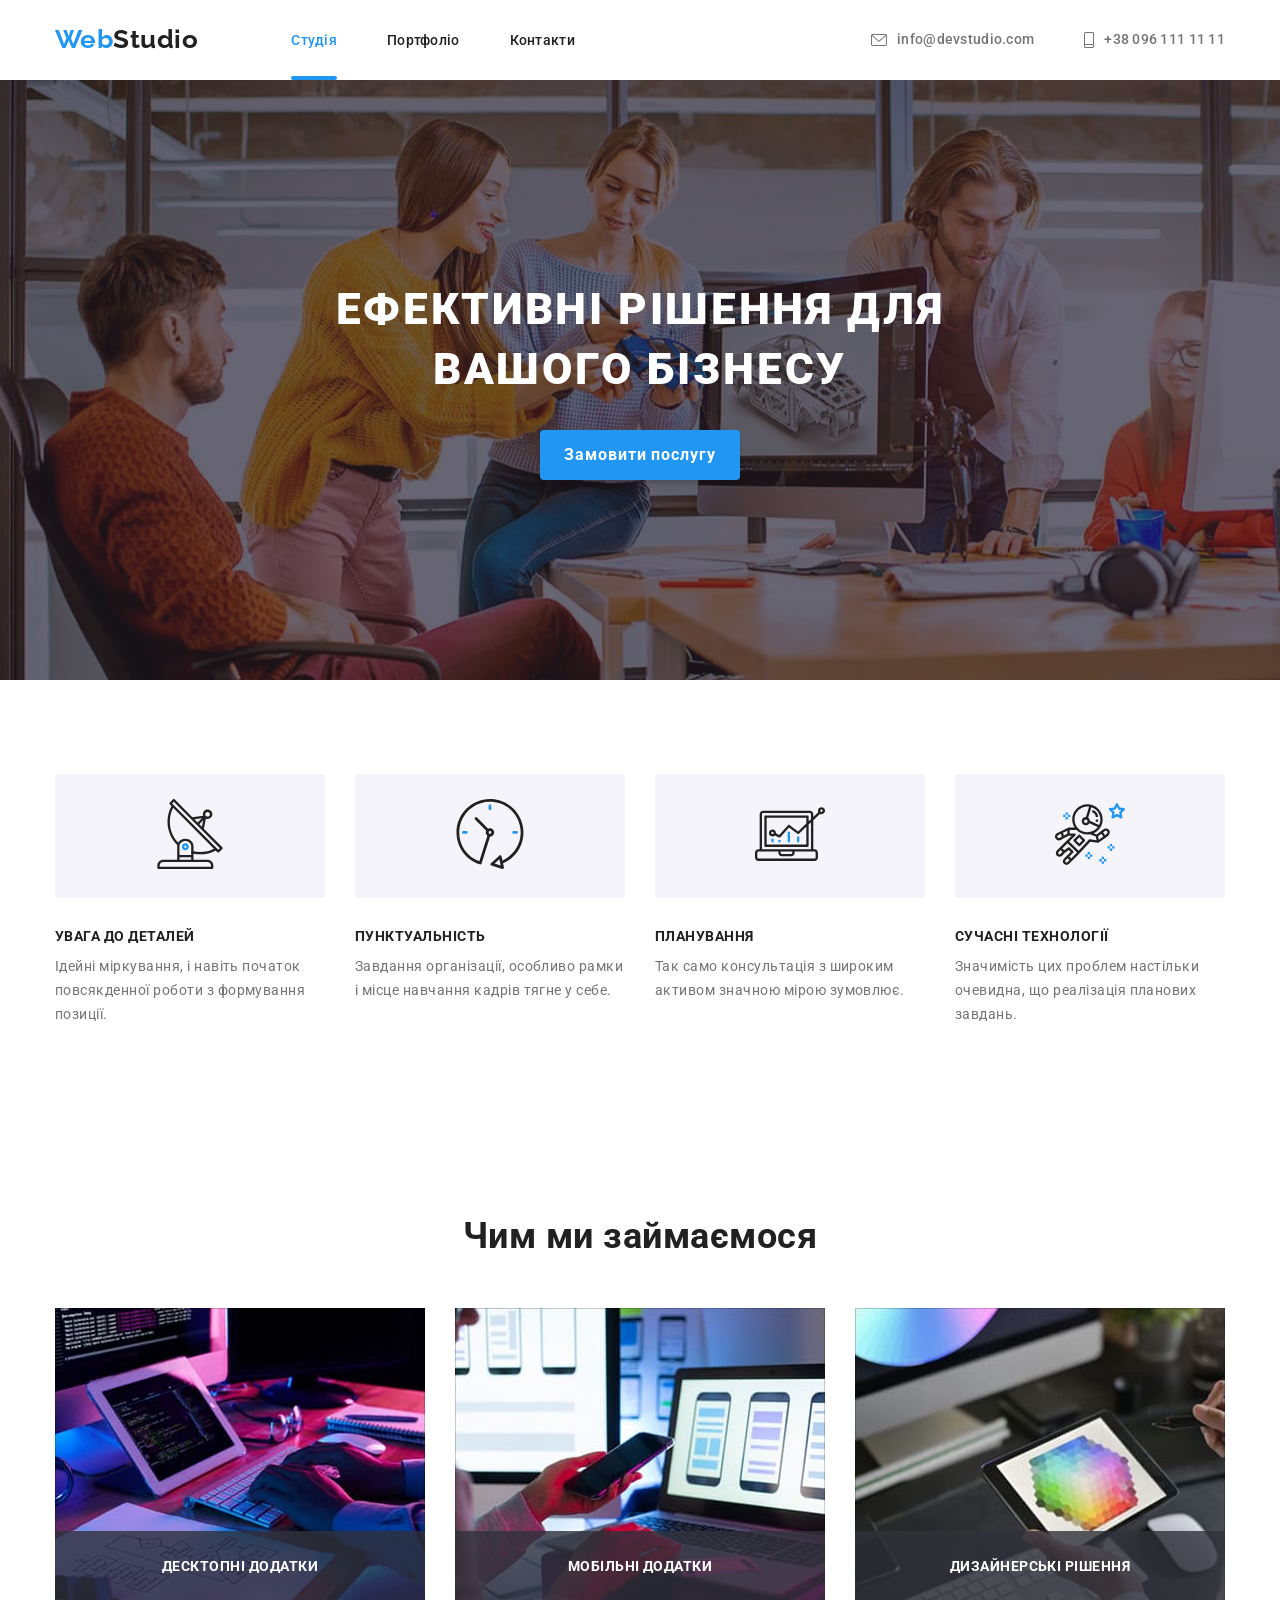
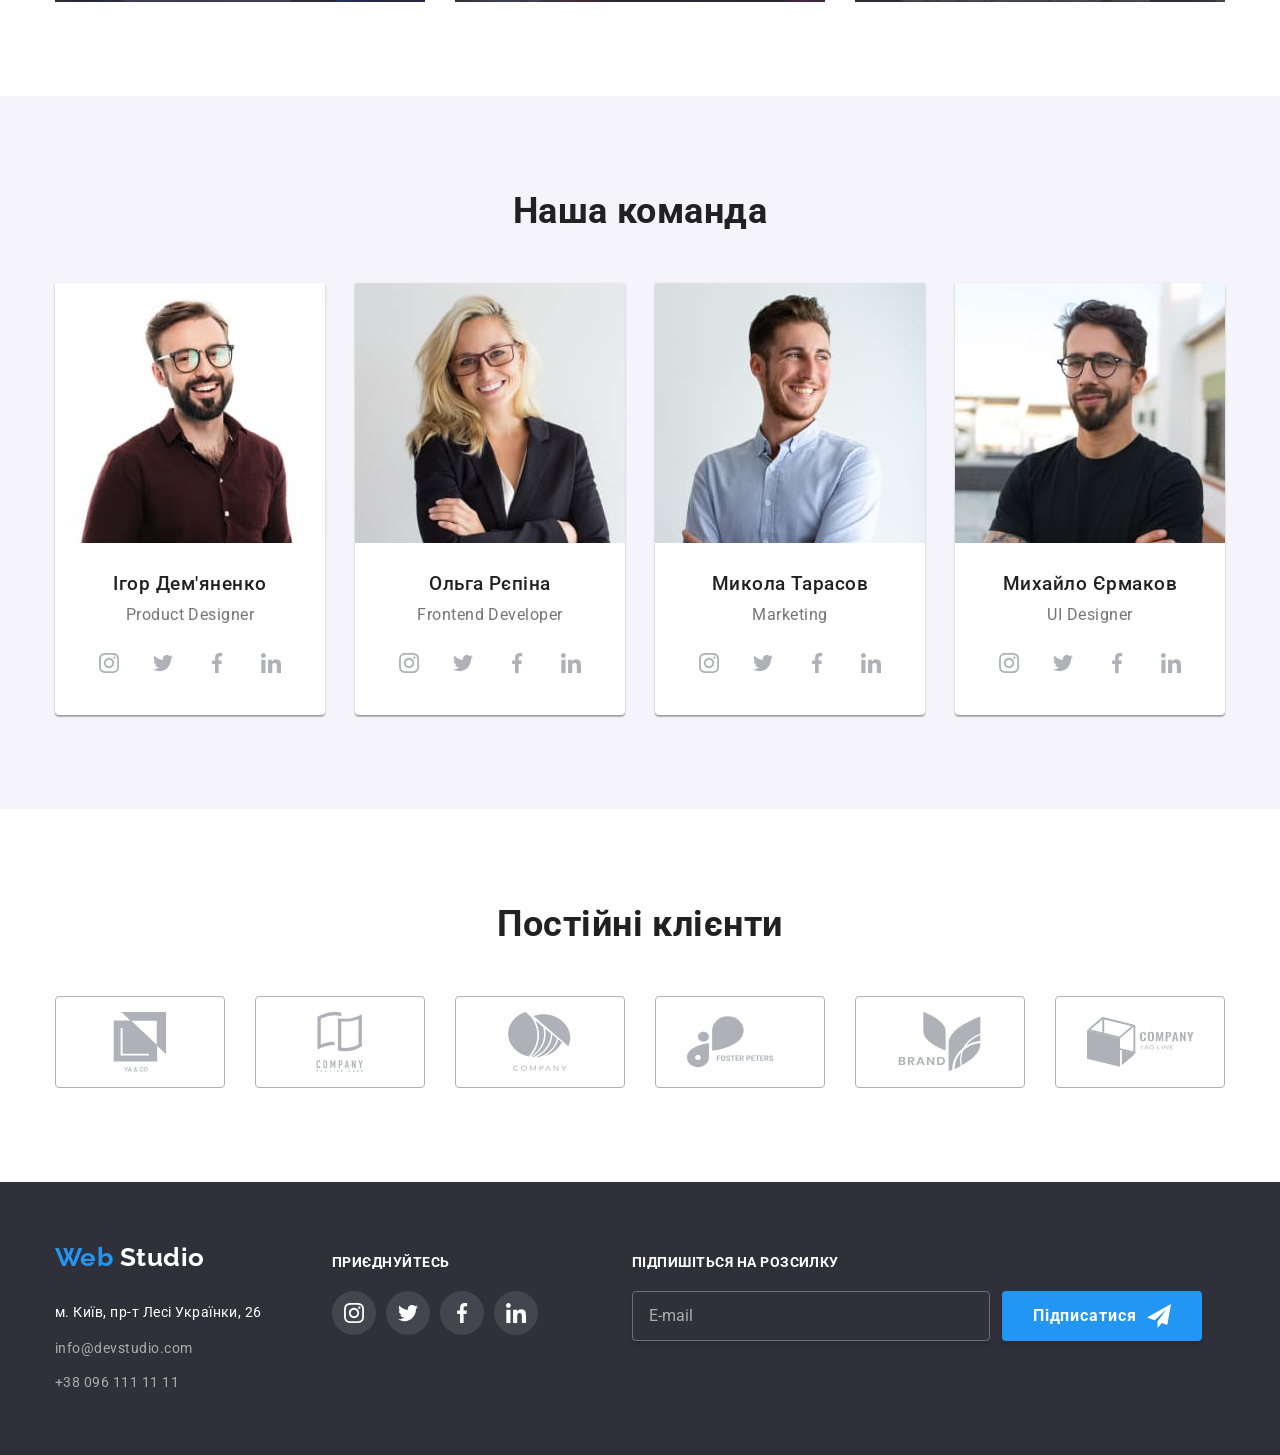
<file: index.html>
<!doctype html>
<html lang="uk">
  <head>
    <meta charset="UTF-8" />
    <meta name="viewport" content="width=device-width, initial-scale=1.0" />
    <title>Студия</title>
    <link rel="preconnect" href="https://fonts.googleapis.com" />
    <link rel="preconnect" href="https://fonts.gstatic.com" crossorigin />
    <link
      href="https://fonts.googleapis.com/css2?family=Raleway:wght@700&family=Roboto:wght@400;500;700;900&display=swap"
      rel="stylesheet"
    />
    <link
      rel="stylesheet"
      href="https://cdnjs.cloudflare.com/ajax/libs/modern-normalize/3.0.1/modern-normalize.min.css"
      integrity="sha512-q6WgHqiHlKyOqslT/lgBgodhd03Wp4BEqKeW6nNtlOY4quzyG3VoQKFrieaCeSnuVseNKRGpGeDU3qPmabCANg=="
      crossorigin="anonymous"
      referrerpolicy="no-referrer"
    />
    <link rel="stylesheet" href="./css/styles.css" />
  </head>
  <body>
    <header class="header">
      <div class="container header-container">
        <a href="./index.html" class="logo-link"> <span class="logo-accent">Web</span>Studio </a>
        <nav>
          <ul class="nav-list">
            <li><a href="./index.html" class="nav-link current">Студія</a></li>
            <li><a href="./portfolio.html" class="nav-link">Портфоліо</a></li>
            <li><a href="" class="nav-link">Контакти</a></li>
          </ul>
        </nav>
        <ul class="header-list">
          <li>
            <a href="mailto:info@devstudio.com" class="header-contact">
              <svg class="header-icon header-icon_email">
                <use href="./images/svg_sprite/sprite.svg#icon-envelope"></use>
              </svg>
              info@devstudio.com</a
            >
          </li>
          <li>
            <a href="tel:+380961111111" class="header-contact">
              <svg class="header-icon header-icon_phone">
                <use href="./images/svg_sprite/sprite.svg#icon-vector"></use>
              </svg>
              +38 096 111 11 11</a
            >
          </li>
        </ul>
      </div>
    </header>
    <main>
      <section class="hero">
        <div class="container">
          <h1 class="hero-title">Ефективні рішення для вашого бізнесу</h1>
          <button type="button" class="btn-primary" data-modal-open>Замовити послугу</button>
        </div>
      </section>
      <section class="section">
        <div class="container">
          <h2 class="visually-hidden">Наші переваги</h2>
          <ul class="feature-list">
            <li class="feature-item">
              <div class="feature-wrapper">
                <svg class="feature-icon">
                  <use href="./images/svg_sprite/sprite.svg#icon-antenna"></use>
                </svg>
              </div>
              <h3 class="feature-title">УВАГА ДО ДЕТАЛЕЙ</h3>
              <p class="feature-text">
                Ідейні міркування, і навіть початок повсякденної роботи з формування позиції.
              </p>
            </li>
            <li class="feature-item">
              <div class="feature-wrapper">
                <svg class="feature-icon">
                  <use href="./images/svg_sprite/sprite.svg#icon-clock"></use>
                </svg>
              </div>
              <h3 class="feature-title">ПУНКТУАЛЬНІСТЬ</h3>
              <p class="feature-text">
                Завдання організації, особливо рамки і місце навчання кадрів тягне у себе.
              </p>
            </li>
            <li class="feature-item">
              <div class="feature-wrapper">
                <svg class="feature-icon">
                  <use href="./images/svg_sprite/sprite.svg#icon-diagram"></use>
                </svg>
              </div>
              <h3 class="feature-title">ПЛАНУВАННЯ</h3>
              <p class="feature-text">
                Так само консультація з широким активом значною мірою зумовлює.
              </p>
            </li>
            <li class="feature-item">
              <div class="feature-wrapper">
                <svg class="feature-icon">
                  <use href="./images/svg_sprite/sprite.svg#icon-astronaut"></use>
                </svg>
              </div>
              <h3 class="feature-title">СУЧАСНІ ТЕХНОЛОГІЇ</h3>
              <p class="feature-text">
                Значимість цих проблем настільки очевидна, що реалізація планових завдань.
              </p>
            </li>
          </ul>
        </div>
      </section>

      <section class="section">
        <!-- services -->
        <div class="container">
          <h2 class="section-title">Чим ми займаємося</h2>
          <ul class="services-list">
            <li class="services-item">
              <img
                src="./images/examples-of-work/box1.jpg"
                alt="Приклади робіт"
                width="370"
                height="294"
              />
              <div class="services-overlay"><h3 class="services-title">Десктопні додатки</h3></div>
            </li>
            <li class="services-item">
              <img
                src="./images/examples-of-work/box2.jpg"
                alt="Приклади робіт"
                width="370"
                height="294"
              />
              <div class="services-overlay"><h3 class="services-title">Мобільні додатки</h3></div>
            </li>
            <li class="services-item">
              <img
                src="./images/examples-of-work/box3.jpg"
                alt="Приклади робіт"
                width="370"
                height="294"
              />
              <div class="services-overlay">
                <h3 class="services-title">Дизайнерські рішення</h3>
              </div>
            </li>
          </ul>
        </div>
      </section>
      <section class="section team">
        <div class="container">
          <h2 class="section-title">Наша команда</h2>
          <ul class="team-list">
            <li class="team-item">
              <img
                src="./images/employees/img.jpg"
                alt="Фото співробітника Ігор Дем'яненко"
                width="270"
                height="260"
              />
              <div class="team-info">
                <h3 class="team-title">Ігор Дем'яненко</h3>
                <p class="team-text">Product Designer</p>
                <ul class="social-list">
                  <li>
                    <a href="#" class="social-link">
                      <svg class="social-icon">
                        <use href="./images/svg_sprite/sprite.svg#icon-instagram"></use>
                      </svg>
                    </a>
                  </li>
                  <li>
                    <a href="#" class="social-link">
                      <svg class="social-icon">
                        <use href="./images/svg_sprite/sprite.svg#icon-twitter"></use>
                      </svg>
                    </a>
                  </li>
                  <li>
                    <a href="#" class="social-link">
                      <svg class="social-icon">
                        <use href="./images/svg_sprite/sprite.svg#icon-facebook"></use>
                      </svg>
                    </a>
                  </li>
                  <li>
                    <a href="#" class="social-link">
                      <svg class="social-icon">
                        <use href="./images/svg_sprite/sprite.svg#icon-linkedin"></use>
                      </svg>
                    </a>
                  </li>
                </ul>
              </div>
            </li>
            <li class="team-item">
              <img
                src="./images/employees/img-1.jpg"
                alt="Фото співробітника Ольга Рєпіна"
                width="270"
                height="260"
              />
              <div class="team-info">
                <h3 class="team-title">Ольга Рєпіна</h3>
                <p class="team-text">Frontend Developer</p>
                <ul class="social-list">
                  <li>
                    <a href="#" class="social-link">
                      <svg class="social-icon">
                        <use href="./images/svg_sprite/sprite.svg#icon-instagram"></use>
                      </svg>
                    </a>
                  </li>
                  <li>
                    <a href="#" class="social-link">
                      <svg class="social-icon">
                        <use href="./images/svg_sprite/sprite.svg#icon-twitter"></use>
                      </svg>
                    </a>
                  </li>
                  <li>
                    <a href="#" class="social-link">
                      <svg class="social-icon">
                        <use href="./images/svg_sprite/sprite.svg#icon-facebook"></use>
                      </svg>
                    </a>
                  </li>
                  <li>
                    <a href="#" class="social-link">
                      <svg class="social-icon">
                        <use href="./images/svg_sprite/sprite.svg#icon-linkedin"></use>
                      </svg>
                    </a>
                  </li>
                </ul>
              </div>
            </li>
            <li class="team-item">
              <img
                src="./images/employees/img-2.jpg"
                alt="Фото співробітника Микола Тарасов"
                width="270"
                height="260"
              />
              <div class="team-info">
                <h3 class="team-title">Микола Тарасов</h3>
                <p class="team-text">Marketing</p>
                <ul class="social-list">
                  <li>
                    <a href="#" class="social-link">
                      <svg class="social-icon">
                        <use href="./images/svg_sprite/sprite.svg#icon-instagram"></use>
                      </svg>
                    </a>
                  </li>
                  <li>
                    <a href="#" class="social-link">
                      <svg class="social-icon">
                        <use href="./images/svg_sprite/sprite.svg#icon-twitter"></use>
                      </svg>
                    </a>
                  </li>
                  <li>
                    <a href="#" class="social-link">
                      <svg class="social-icon">
                        <use href="./images/svg_sprite/sprite.svg#icon-facebook"></use>
                      </svg>
                    </a>
                  </li>
                  <li>
                    <a href="#" class="social-link">
                      <svg class="social-icon">
                        <use href="./images/svg_sprite/sprite.svg#icon-linkedin"></use>
                      </svg>
                    </a>
                  </li>
                </ul>
              </div>
            </li>
            <li class="team-item">
              <img
                src="./images/employees/img-3.jpg"
                alt="Фото співробітника Михайло Єрмаков"
                width="270"
                height="260"
              />
              <div class="team-info">
                <h3 class="team-title">Михайло Єрмаков</h3>
                <p class="team-text">UI Designer</p>
                <ul class="social-list">
                  <li>
                    <a href="#" class="social-link">
                      <svg class="social-icon">
                        <use href="./images/svg_sprite/sprite.svg#icon-instagram"></use>
                      </svg>
                    </a>
                  </li>
                  <li>
                    <a href="#" class="social-link">
                      <svg class="social-icon">
                        <use href="./images/svg_sprite/sprite.svg#icon-twitter"></use>
                      </svg>
                    </a>
                  </li>
                  <li>
                    <a href="#" class="social-link">
                      <svg class="social-icon">
                        <use href="./images/svg_sprite/sprite.svg#icon-facebook"></use>
                      </svg>
                    </a>
                  </li>
                  <li>
                    <a href="#" class="social-link">
                      <svg class="social-icon">
                        <use href="./images/svg_sprite/sprite.svg#icon-linkedin"></use>
                      </svg>
                    </a>
                  </li>
                </ul>
              </div>
            </li>
          </ul>
        </div>
      </section>
      <section class="section">
        <div class="container">
          <h2 class="section-title">Постійні клієнти</h2>
          <ul class="client-list">
            <li>
              <a href="#" class="client-link">
                <svg class="client-icon">
                  <use href="./images/svg_sprite/sprite.svg#icon-ya_and_co"></use>
                </svg>
              </a>
            </li>
            <li>
              <a href="#" class="client-link">
                <svg class="client-icon">
                  <use href="./images/svg_sprite/sprite.svg#icon-tagline_here"></use>
                </svg>
              </a>
            </li>
            <li>
              <a href="#" class="client-link">
                <svg class="client-icon">
                  <use href="./images/svg_sprite/sprite.svg#icon-company"></use>
                </svg>
              </a>
            </li>
            <li>
              <a href="#" class="client-link">
                <svg class="client-icon">
                  <use href="./images/svg_sprite/sprite.svg#icon-foster_peters"></use>
                </svg>
              </a>
            </li>
            <li>
              <a href="#" class="client-link">
                <svg class="client-icon">
                  <use href="./images/svg_sprite/sprite.svg#icon-brand"></use>
                </svg>
              </a>
            </li>
            <li>
              <a href="#" class="client-link">
                <svg class="client-icon">
                  <use href="./images/svg_sprite/sprite.svg#icon-tag_line"></use>
                </svg>
              </a>
            </li>
          </ul>
        </div>
      </section>
    </main>
    <footer class="footer">
      <div class="container">
        <div class="footer-info">
          <a href="./index.html" class="logo-link">
            <span class="logo-accent">Web</span> <span class="logo-footer">Studio</span>
          </a>
          <address class="contact">
            <p class="contact-address">м. Київ, пр-т Лесі Українки, 26</p>
            <ul class="contact-item">
              <li>
                <a href="mailto:info@devstudio.com" class="contact-link">info@devstudio.com</a>
              </li>
              <li>
                <a href="tel:+380961111111" class="contact-link">+38 096 111 11 11</a>
              </li>
            </ul>
          </address>
        </div>
        <div class="social">
          <h2 class="footer-title">Приєднуйтесь</h2>
          <ul class="social-list">
            <li>
              <a href="#" class="social-link footer-social-link">
                <svg class="social-icon footer-social-icon">
                  <use href="./images/svg_sprite/sprite.svg#icon-instagram"></use>
                </svg>
              </a>
            </li>
            <li>
              <a href="#" class="social-link footer-social-link">
                <svg class="social-icon footer-social-icon">
                  <use href="./images/svg_sprite/sprite.svg#icon-twitter"></use>
                </svg>
              </a>
            </li>
            <li>
              <a href="#" class="social-link footer-social-link">
                <svg class="social-icon footer-social-icon">
                  <use href="./images/svg_sprite/sprite.svg#icon-facebook"></use>
                </svg>
              </a>
            </li>
            <li>
              <a href="#" class="social-link footer-social-link">
                <svg class="social-icon footer-social-icon">
                  <use href="./images/svg_sprite/sprite.svg#icon-linkedin"></use>
                </svg>
              </a>
            </li>
          </ul>
        </div>
        <div class="subscription">
          <h2 class="footer-title">Підпишіться на розсилку</h2>
          <form class="subscription-form">
            <input
              type="email"
              name="sub-email"
              class="subscription-input"
              aria-label="Ваш email"
              placeholder="E-mail"
            />
            <button type="submit" class="btn-primary subscription-button">
              Підписатися
              <svg class="subscription-icon">
                <use href="./images/svg_sprite/sprite.svg#icon-send"></use>
              </svg>
            </button>
          </form>
        </div>
      </div>
    </footer>
    <div class="backdrop is-hidden" data-modal>
      <div class="modal">
        <h2 class="modal-title">Залиште свої дані, ми вам передзвонимо</h2>
        <form>
          <label class="form-item">
            Ім'я
            <div class="form-wrap">
              <input type="text" name="username" class="form-input" />
              <svg class="form-icon">
                <use href="./images/svg_sprite/sprite.svg#person-black"></use>
              </svg>
            </div>
          </label>
          <label class="form-item">
            Телефон
            <div class="form-wrap">
              <input type="tel" name="phone" class="form-input" />
              <svg class="form-icon">
                <use href="./images/svg_sprite/sprite.svg#phone-black"></use>
              </svg>
            </div>
          </label>
          <label class="form-item">
            Пошта
            <div class="form-wrap">
              <input type="email" name="email" class="form-input" />
              <svg class="form-icon">
                <use href="./images/svg_sprite/sprite.svg#email-black"></use>
              </svg>
            </div>
          </label>
          <label class="form-item form-item_textarea">
            Коментар
            <textarea
              name="feedback"
              class="form-input form-input_textarea"
              placeholder="Введіть текст"
              rows="7"
            ></textarea>
          </label>
          <label class="form-check">
            <input type="checkbox" name="agreement" class="visually-hidden form-check__input" />
            <span class="form-checkbox_wrap">
              <svg class="form-mark">
                <use href="./images/svg_sprite/sprite.svg#vector"></use>
              </svg>
            </span>
            Погоджуюся з розсилкою та приймаю
            <a href="./index.html" class="form-link">Умови договору</a>
          </label>
          <button type="submit" class="btn-primary form-button">Відправити</button>
        </form>
        <button type="button" class="modal-buttopn" data-modal-close>
          <svg class="modal-icon">
            <use href="./images/svg_sprite/sprite.svg#x-button"></use>
          </svg>
        </button>
      </div>
    </div>
    <script src="./js/modal.js"></script>
  </body>
</html>
</file>
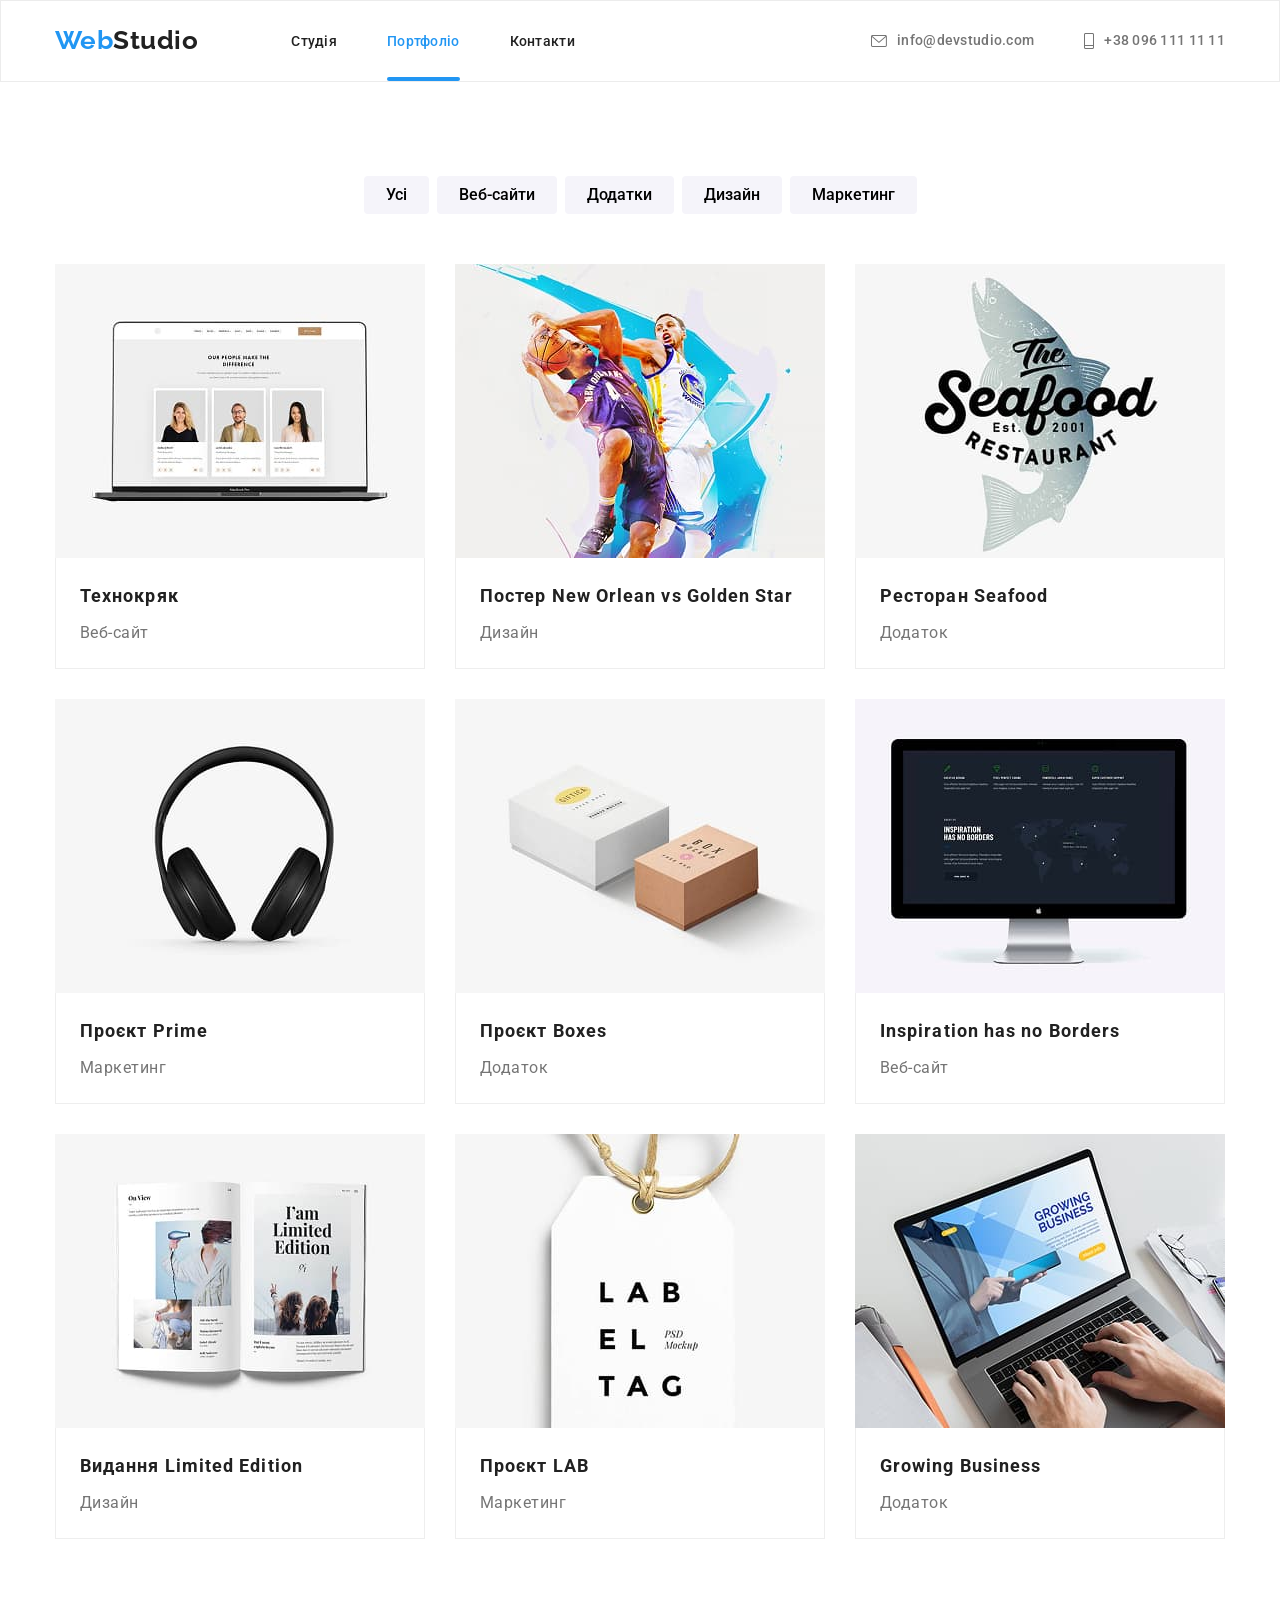
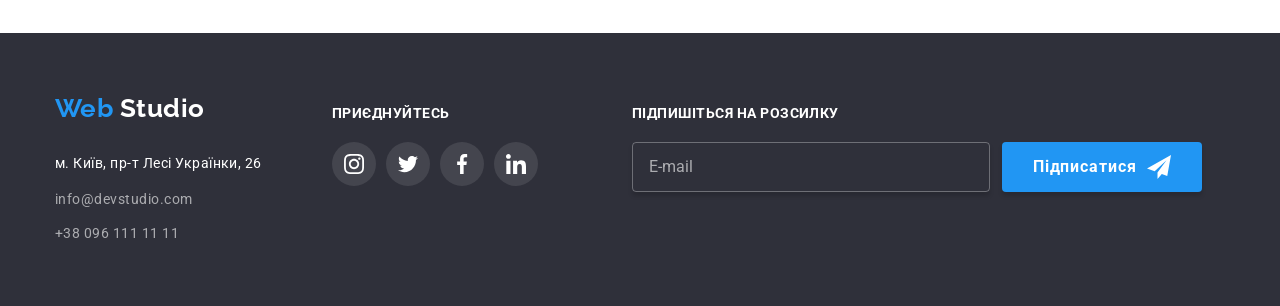
<file: portfolio.html>
<!doctype html>
<html lang="uk">
  <head>
    <meta charset="UTF-8" />
    <meta name="viewport" content="width=device-width, initial-scale=1.0" />
    <title>Портфоліо</title>
    <link rel="preconnect" href="https://fonts.googleapis.com" />
    <link rel="preconnect" href="https://fonts.gstatic.com" crossorigin />
    <link
      href="https://fonts.googleapis.com/css2?family=Raleway:wght@700&family=Roboto:wght@400;500;700;900&display=swap"
      rel="stylesheet"
    />
    <link
      rel="stylesheet"
      href="https://cdnjs.cloudflare.com/ajax/libs/modern-normalize/3.0.1/modern-normalize.min.css"
      integrity="sha512-q6WgHqiHlKyOqslT/lgBgodhd03Wp4BEqKeW6nNtlOY4quzyG3VoQKFrieaCeSnuVseNKRGpGeDU3qPmabCANg=="
      crossorigin="anonymous"
      referrerpolicy="no-referrer"
    />
    <link rel="stylesheet" href="./css/styles.css" />
  </head>
  <body>
    <header class="header header-portfolio">
      <div class="container header-container">
        <a href="./index.html" class="logo-link"> <span class="logo-accent">Web</span>Studio </a>
        <nav>
          <ul class="nav-list">
            <li><a href="./index.html" class="nav-link">Студія</a></li>
            <li><a href="./portfolio.html" class="nav-link current">Портфоліо</a></li>
            <li><a href="" class="nav-link">Контакти</a></li>
          </ul>
        </nav>
        <ul class="header-list">
          <li>
            <a href="mailto:info@devstudio.com" class="header-contact">
              <svg class="header-icon" width="16" height="12">
                <use href="./images/svg_sprite/sprite.svg#icon-envelope"></use>
              </svg>
              info@devstudio.com</a
            >
          </li>
          <li>
            <a href="tel:+380961111111" class="header-contact">
              <svg class="header-icon" width="10" height="16">
                <use href="./images/svg_sprite/sprite.svg#icon-vector"></use>
              </svg>
              +38 096 111 11 11</a
            >
          </li>
        </ul>
      </div>
    </header>
    <main>
      <section class="section">
        <div class="container">
          <h1 class="visually-hidden">Приклади наших робіт</h1>
          <ul class="filter-list">
            <li><button type="button" class="filter-button">Усі</button></li>
            <li><button type="button" class="filter-button">Веб-сайти</button></li>
            <li><button type="button" class="filter-button">Додатки</button></li>
            <li><button type="button" class="filter-button">Дизайн</button></li>
            <li><button type="button" class="filter-button">Маркетинг</button></li>
          </ul>
          <ul class="portfolio-list">
            <li>
              <a href="" class="portfolio-link">
                <div class="portfolio-thumb">
                  <img
                    src="./images/portfolio-examples/img1.jpg"
                    alt="Приклад веб-сайту Технокряк"
                    width="370"
                    height="294"
                  />
                  <div class="portfolio-overlay">
                    <p class="portfolio-desc">
                      Ресурс пропонує комплексні пропозиції з різним рівнем функціоналу та сервісів.
                      Все це дозволить відвідувачу отримати вичерпні відомості про компанію чи
                      приватну особу.
                    </p>
                  </div>
                </div>

                <div class="portfolio-info">
                  <h2 class="portfolio-title">Технокряк</h2>
                  <p class="portfolio-text">Веб-сайт</p>
                </div>
              </a>
            </li>
            <li>
              <a href="" class="portfolio-link">
                <div class="portfolio-thumb">
                  <img
                    src="./images/portfolio-examples/img2.jpg"
                    alt="Постер New Orlean vs Golden Star"
                    width="370"
                    height="294"
                  />
                  <div class="portfolio-overlay">
                    <p class="portfolio-desc">
                      Ресурс пропонує комплексні пропозиції з різним рівнем функціоналу та сервісів.
                      Все це дозволить відвідувачу отримати вичерпні відомості про компанію чи
                      приватну особу.
                    </p>
                  </div>
                </div>
                <div class="portfolio-info">
                  <h2 class="portfolio-title">Постер New Orlean vs Golden Star</h2>
                  <p class="portfolio-text">Дизайн</p>
                </div>
              </a>
            </li>
            <li>
              <a href="" class="portfolio-link">
                <div class="portfolio-thumb">
                  <img
                    src="./images/portfolio-examples/img3.jpg"
                    alt="Приклад додатку Ресторан Seafood"
                    width="370"
                    height="294"
                  />
                  <div class="portfolio-overlay">
                    <p class="portfolio-desc">
                      Ресурс пропонує комплексні пропозиції з різним рівнем функціоналу та сервісів.
                      Все це дозволить відвідувачу отримати вичерпні відомості про компанію чи
                      приватну особу.
                    </p>
                  </div>
                </div>
                <div class="portfolio-info">
                  <h2 class="portfolio-title">Ресторан Seafood</h2>
                  <p class="portfolio-text">Додаток</p>
                </div>
              </a>
            </li>
            <li>
              <a href="" class="portfolio-link">
                <div class="portfolio-thumb">
                  <img
                    src="./images/portfolio-examples/img4.jpg"
                    alt="Навушники"
                    width="370"
                    height="294"
                  />
                  <div class="portfolio-overlay">
                    <p class="portfolio-desc">
                      Ресурс пропонує комплексні пропозиції з різним рівнем функціоналу та сервісів.
                      Все це дозволить відвідувачу отримати вичерпні відомості про компанію чи
                      приватну особу.
                    </p>
                  </div>
                </div>
                <div class="portfolio-info">
                  <h2 class="portfolio-title">Проєкт Prime</h2>
                  <p class="portfolio-text">Маркетинг</p>
                </div>
              </a>
            </li>
            <li>
              <a href="" class="portfolio-link">
                <div class="portfolio-thumb">
                  <img
                    src="./images/portfolio-examples/img5.jpg"
                    alt="Дві коробки"
                    width="370"
                    height="294"
                  />
                  <div class="portfolio-overlay">
                    <p class="portfolio-desc">
                      Ресурс пропонує комплексні пропозиції з різним рівнем функціоналу та сервісів.
                      Все це дозволить відвідувачу отримати вичерпні відомості про компанію чи
                      приватну особу.
                    </p>
                  </div>
                </div>
                <div class="portfolio-info">
                  <h2 class="portfolio-title">Проєкт Boxes</h2>
                  <p class="portfolio-text">Додаток</p>
                </div>
              </a>
            </li>
            <li>
              <a href="" class="portfolio-link">
                <div class="portfolio-thumb">
                  <img
                    src="./images/portfolio-examples/img6.jpg"
                    alt="Приклад веб-сайту Inspiration has no Borders"
                    width="370"
                    height="294"
                  />
                  <div class="portfolio-overlay">
                    <p class="portfolio-desc">
                      Ресурс пропонує комплексні пропозиції з різним рівнем функціоналу та сервісів.
                      Все це дозволить відвідувачу отримати вичерпні відомості про компанію чи
                      приватну особу.
                    </p>
                  </div>
                </div>
                <div class="portfolio-info">
                  <h2 class="portfolio-title">Inspiration has no Borders</h2>
                  <p class="portfolio-text">Веб-сайт</p>
                </div>
              </a>
            </li>
            <li>
              <a href="" class="portfolio-link">
                <div class="portfolio-thumb">
                  <img
                    src="./images/portfolio-examples/img7.jpg"
                    alt="Приклад дизайну книги"
                    width="370"
                    height="294"
                  />
                  <div class="portfolio-overlay">
                    <p class="portfolio-desc">
                      Ресурс пропонує комплексні пропозиції з різним рівнем функціоналу та сервісів.
                      Все це дозволить відвідувачу отримати вичерпні відомості про компанію чи
                      приватну особу.
                    </p>
                  </div>
                </div>
                <div class="portfolio-info">
                  <h2 class="portfolio-title">Видання Limited Edition</h2>
                  <p class="portfolio-text">Дизайн</p>
                </div>
              </a>
            </li>
            <li>
              <a href="" class="portfolio-link">
                <div class="portfolio-thumb">
                  <img
                    src="./images/portfolio-examples/img8.jpg"
                    alt="Рекламний дизайн у вігляді бірки для одягу"
                    width="370"
                    height="294"
                  />
                  <div class="portfolio-overlay">
                    <p class="portfolio-desc">
                      Ресурс пропонує комплексні пропозиції з різним рівнем функціоналу та сервісів.
                      Все це дозволить відвідувачу отримати вичерпні відомості про компанію чи
                      приватну особу.
                    </p>
                  </div>
                </div>
                <div class="portfolio-info">
                  <h2 class="portfolio-title">Проєкт LAB</h2>
                  <p class="portfolio-text">Маркетинг</p>
                </div>
              </a>
            </li>
            <li>
              <a href="" class="portfolio-link">
                <div class="portfolio-thumb">
                  <img
                    src="./images/portfolio-examples/img9.jpg"
                    alt="Ноутбук на якому працюють"
                    width="370"
                    height="294"
                  />
                  <div class="portfolio-overlay">
                    <p class="portfolio-desc">
                      Ресурс пропонує комплексні пропозиції з різним рівнем функціоналу та сервісів.
                      Все це дозволить відвідувачу отримати вичерпні відомості про компанію чи
                      приватну особу.
                    </p>
                  </div>
                </div>
                <div class="portfolio-info">
                  <h2 class="portfolio-title">Growing Business</h2>
                  <p class="portfolio-text">Додаток</p>
                </div>
              </a>
            </li>
          </ul>
        </div>
      </section>
    </main>
    <footer class="footer">
      <div class="container">
        <div class="footer-info">
          <a href="./index.html" class="logo-link">
            <span class="logo-accent">Web</span> <span class="logo-footer">Studio</span>
          </a>
          <address class="contact">
            <p class="contact-address">м. Київ, пр-т Лесі Українки, 26</p>
            <ul class="contact-item">
              <li>
                <a href="mailto:info@devstudio.com" class="contact-link">info@devstudio.com</a>
              </li>
              <li>
                <a href="tel:+380961111111" class="contact-link">+38 096 111 11 11</a>
              </li>
            </ul>
          </address>
        </div>
        <div class="social">
          <h2 class="footer-title">Приєднуйтесь</h2>
          <ul class="social-list">
            <li>
              <a href="#" class="social-link footer-social-link">
                <svg class="social-icon footer-social-icon">
                  <use href="./images/svg_sprite/sprite.svg#icon-instagram"></use>
                </svg>
              </a>
            </li>
            <li>
              <a href="#" class="social-link footer-social-link">
                <svg class="social-icon footer-social-icon">
                  <use href="./images/svg_sprite/sprite.svg#icon-twitter"></use>
                </svg>
              </a>
            </li>
            <li>
              <a href="#" class="social-link footer-social-link">
                <svg class="social-icon footer-social-icon">
                  <use href="./images/svg_sprite/sprite.svg#icon-facebook"></use>
                </svg>
              </a>
            </li>
            <li>
              <a href="#" class="social-link footer-social-link">
                <svg class="social-icon footer-social-icon">
                  <use href="./images/svg_sprite/sprite.svg#icon-linkedin"></use>
                </svg>
              </a>
            </li>
          </ul>
        </div>
        <div class="subscription">
          <h2 class="footer-title">Підпишіться на розсилку</h2>
          <form class="subscription-form">
            <input
              type="email"
              name="sub-email"
              class="subscription-input"
              aria-label="Ваш email"
              placeholder="E-mail"
            />
            <button type="submit" class="btn-primary subscription-button">
              Підписатися
              <svg class="subscription-icon">
                <use href="./images/svg_sprite/sprite.svg#icon-send"></use>
              </svg>
            </button>
          </form>
        </div>
      </div>
    </footer>
  </body>
</html>
</file>
<file: css/styles.css>
html {
    box-sizing: border-box;
}

*,
*::after,
*::before {
    box-sizing: inherit;
}

h1,
h2,
h3,
h4,
h5,
h6,
p,
ul {
    margin: 0;
    padding: 0;
}

a {
    text-decoration: none;
}

ul {
    list-style: none;
}

img {
    display: block;
    max-width: 100%;
    height: auto;
}

:root {
    --font-family: "Roboto", sans-serif;
    --second-family: "Raleway", sans-serif;

  
    --font-size-base: 16px;

    --ls-tight: 0.02em;
    --ls-normal: 0.03em;
    --ls-wide: 0.06em;

    --lh-auto: 1.2;


    --color-text-main: #212121;
    --color-text-secondary: #757575;
    --color-bg-primary: #ffffff;
    --color-bg-secondary: #f5f4fa;
    --color-accent: #2196f3;
    --color-icon-primary:#afb1b8;


}

body {
background-color: var(--color-bg-primary);

font-family: var(--font-family);    
font-size: var(--font-size-base);
color: var(--color-text-main);
line-height: var(--lh-auto);
letter-spacing: var(--ls-normal);
font-weight: 400;
}

.container {
  max-width:1200px;
  padding-left: 15px;
  padding-right: 15px;
  margin: 0 auto;
}

.header{
    padding:24px 0 25px;
}

.header-portfolio{
    border-width:1px;
    border-color:#ECECEC;
    border-style:solid;
}

.header-container {
    display: flex;
    align-items: center;
}

.header .logo-link {
    margin-right: 93px;
}

.header-icon{
    
    margin-right: 10px;
    fill: currentColor;
}

.header-icon_email {
    width: 16px;
    height: 12px;
}

.header-icon_phone {
    width: 10px;
    height: 16px;
}

.logo-link {

    color:inherit;
    font-family: var(--second-family);
    font-size: 26px;
    font-weight: 700;
}

.logo-accent {
    color:var(--color-accent);
}


.nav-list{
    display:flex;
    gap: 50px;
}

.header-list{
    display: flex;
    margin-left: auto;
   gap: 50px;
}

.nav-link{font-size: 14px;
letter-spacing: var(--ls-tight);
font-weight: 500;
color: var(--color-text-main);
transition: color 250ms cubic-bezier(0.4, 0, 0.2, 1);
}

.nav-link.current {
    position: relative;

    color: var(--color-accent);
}

.nav-link.current::after {
    position: absolute;
    display: block;
    content: '';
    width: 100%;
    height: 4px;
    bottom:-32px;
    border-radius: 2px;
    background-color:var(--color-accent);
}

.header-contact {
   display: flex;
   justify-content: center;
   align-items: center;
    font-size: 14px;
    letter-spacing: var(--ls-tight);
    font-weight: 500;
    color:var(--color-text-secondary);
    transition: color 250ms cubic-bezier(0.4, 0, 0.2, 1);
}



.nav-link:hover,
.nav-link:focus,
.header-contact:hover,
.header-contact:focus{
    color:var(--color-accent);
}

.hero{
max-width: 1600px;
padding-top: 200px;
padding-bottom: 200px;
margin-left: auto;
    margin-right: auto;

background-color: #2F303A;
background-image: linear-gradient(to bottom,
        rgba(56, 47, 58, 0.4),
        rgba(56, 47, 58, 0.4)), url(../images/hero_bg.jpg);
   
}
.hero .container{
    display: flex;
    flex-direction: column;
    align-items: center;
   
}

.hero-title{
    max-width: 696px;
    margin-bottom: 30px;


    font-size: 44px;
    font-weight: 900;
    line-height:1.36;
    text-transform:uppercase;
    color:var(--color-bg-primary);
    letter-spacing: var(--ls-wide);
    text-align: center;
}


.btn-primary {
  min-width: 200px;
    padding: 10px 0px;
    border-radius: 4px;
    border-width: 0;

    
    letter-spacing: var(--ls-wide);
    font-size: 16px;
    font-weight: 700;
    line-height: 1.875;
    color: var(--color-bg-primary);
    box-shadow: 0 4px 4px 0 rgba(0, 0, 0, 0.15);
    background-color: var(--color-accent);

    transition: background-color 250ms cubic-bezier(0.4, 0, 0.2, 1);

    cursor:pointer;  
}

.btn-primary:hover,
.btn-primary:focus {
    background-color: #188ce8;
}



.section{
    padding-top: 94px;
    padding-bottom: 94px;
}

.visually-hidden {
    position: absolute;
    width: 1px;
    height: 1px;
    margin: -1px;
    border: none;
    padding: 0;

    white-space: nowrap;
    clip-path: inset(100%);
    clip: rect(0 0 0 0);
    overflow: hidden;
}

.feature-list{
display: flex;
gap:30px;
}

.feature-item{
    flex-basis:calc((100% - 3*30px)/4)
}

.feature-wrapper {
margin-bottom: 30px;    
padding:25px 100px;

background-color: var(--color-bg-secondary);
border-radius: 4px;
}

.feature-icon {
    width: 70px;
    height: 70px;
}

.feature-title {
margin-bottom: 10px;

    font-size: 14px;
    font-weight: 700;
}

.feature-text {
    color: var(--color-text-secondary);
    font-size: 14px;
    line-height: 1.71;
}


.services-list, .team-list{
    display: flex;
    gap: 30px;
}

.services-item {
    position: relative;
}

.services-overlay {
    position: absolute;
    width: 100%;
    bottom: 0;
    left: 0;
    padding: 27px 0px;
    text-align: center;
    background-color: rgba(48, 49, 59,80%);
}

.services-title {
    color: var(--color-bg-primary);
    text-transform: uppercase;
    font-size: 14px;
    font-weight: 700;
}

.section-title {
margin-bottom: 50px;

font-size: 36px;
 font-weight: 700;
 text-align: center;
}

.team{
    background: var(--color-bg-secondary);
}

.team-info {
    padding-top: 30px;
    padding-bottom: 30px;
}

.team-item {
    border-radius: 0 0 4px 4px;

    background-color: var(--color-bg-primary);
    box-shadow: 0 2px 1px 0 rgba(0, 0, 0, 0.2), 0 1px 1px 0 rgba(0, 0, 0, 0.14), 0 1px 3px 0 rgba(0, 0, 0, 0.12);
    
}

.team-title{
margin-bottom: 10px;

font-weight: 500;
text-align: center;
  
}

.team-text{
    margin-bottom: 16px;
text-align: center;
color: var(--color-text-secondary);
}

.social-list{
    display: flex;
    justify-content: center;
    gap:10px;
   
}

.social-link {
    display: flex;
    justify-content: center;
    align-items: center;;
    width: 44px;
    height: 44px;
    border-radius: 50%;
    background-color: var(--color-bg-primary);
    transition: background-color 250ms cubic-bezier(0.4, 0, 0.2, 1);
}



.social-link:hover, .social-link:focus {
background-color: var(--color-accent);
}

.social-icon {
    
    width: 20px;
    height:20px;

    fill:var(--color-icon-primary);

    transition: fill 250ms cubic-bezier(0.4, 0, 0.2, 1);
}

.social-link:hover .social-icon,
.social-link:focus .social-icon {
    fill:var(--color-bg-primary)
}

.client-list{
    display: flex;
    justify-content: center;
    gap: 30px;
}

.client-link {
    display: flex;
    justify-content: center;
    align-items: center;

    width: 170px;
    height: 92px;

    border-color: var(--color-icon-primary);
    border-style: solid;
    border-width: 1px;
    border-radius: 4px;

    transition: border-color 250ms cubic-bezier(0.4, 0, 0.2, 1);
}

.client-link:hover,.client-link:focus{
    border-color: var(--color-accent);
}

.client-icon{
    width: 106px;
    height:60px;

    fill:var(--color-icon-primary);

    transition: fill 250ms cubic-bezier(0.4, 0, 0.2, 1);
}

.client-link:hover .client-icon,
.client-link:focus .client-icon {
   fill: var(--color-accent);
}

.footer {
    padding-top: 60px;
    padding-bottom: 60px;

    background-color: #2F303A;
}

.footer .logo-link {
    display: inline-block;
    margin-bottom: 28px;
}

.footer>.container {
    display: flex;
    
}
.footer-info {
    margin-right: 70px;
}

.footer-social-link {
    background-color: rgba(255, 255, 255, 0.1);

}

.footer-social-icon {
    fill: var(--color-bg-primary)
}

.logo-footer{
    color: var(--color-bg-primary);
}

.contact{
    font-style: normal;
}

.contact-address{
   margin-bottom: 12px;

    color: var(--color-bg-primary);
    font-size: 14px;
    line-height: 1.71;
}

.contact-item{
    display: flex;
    gap: 10px;
    flex-direction: column;
}

.contact-link{
color: rgba(255, 255, 255, 0.6);
font-size: 14px;
    line-height: 1.71;

    transition: color 250ms cubic-bezier(0.4, 0, 0.2, 1);
}

.contact-link:hover,.contact-link:focus{
    color: var(--color-accent);
}


.social{
    padding-top: 12px;
    margin-right: 94px;
}
.footer-title {
    margin-bottom: 20px;

    color: var(--color-bg-primary);
    text-transform: uppercase;
    font-size: 14px;
}

.subscription {
    padding-top: 12px;
}

.subscription-form {
    display: flex;
    gap: 12px;
    

}

.subscription-input {
    width: 358px;
    padding: 15px 16px 15px 16px;
    border: 1px solid rgba(255, 255, 255, 0.3);
    border-radius: 4px;
    box-shadow: 0 4px 4px 0 rgba(0, 0, 0, 0.15);
    background: transparent;
    transition: border-color 250ms cubic-bezier(0.4, 0, 0.2, 1);
}

.subscription-input::placeholder {
        line-height: 1.25;
        color: rgba(255, 255, 255, 0.6);
}

.subscription-input:focus {
    border-color: var(--color-accent);
    outline: none;

}

.subscription-button{
    display: flex;
    gap: 10px;
    justify-content: center;
    align-items: center;
}

.subscription-icon{
    width:24px;
    height:24px;
}

.filter-list{
    display: flex;
    gap:8px;
    justify-content: center;
    margin-bottom: 50px;
    
}

.filter-button{
padding: 6px 22px;

border: none;
border-radius: 4px;
cursor: pointer;
    line-height: 1.625;
    text-align: center;
    font-weight: 500;
    background-color: var(--color-bg-secondary);

    transition: background-color 250ms cubic-bezier(0.4, 0, 0.2, 1), color 250ms cubic-bezier(0.4, 0, 0.2, 1);
}

.filter-button:hover, .filter-button:focus {
    background-color: var(--color-accent);
    color: var(--color-bg-primary);
}

.portfolio-list {
    display: flex;
    gap:30px;
    flex-wrap: wrap;
}

.portfolio-link {
    display: block;
    transition: box-shadow 250ms cubic-bezier(0.4, 0, 0.2, 1);
  
}

.portfolio-link:hover,.portfolio-link:focus {
    
    box-shadow: 0px 1px 1px 0px rgba(0, 0, 0, 0.12), 0px 4px 4px 0px rgba(0, 0, 0, 0.06), 1px 4px 6px 0px rgba(0, 0, 0, 0.16);
}

.portfolio-link:hover .portfolio-overlay,.portfolio-link:focus .portfolio-overlay{
    transform: translateY(0);
}

.portfolio-thumb{
    position: relative;
    overflow: hidden;
}

.portfolio-overlay {
    position: absolute;
    width: 100%;
    height: 100%;
    background-color:rgba(33, 150, 243, 0.9);
    top: 0;
    left: 0;
    padding: 63px 24px;
    transform: translateY(100%);
    transition: transform 250ms cubic-bezier(0.4, 0, 0.2, 1);
}

.portfolio-desc {
    color: var(--color-bg-primary);
    font-size: 18px;
    line-height: 1.56;
}

.portfolio-info {
    padding: 20px 24px;
    border-bottom:  1px solid #eee;
    border-left: 1px solid #eee;
    border-right: 1px solid #eee;
   
}

.portfolio-title{
    margin-bottom: 4px;

    font-weight: 700;
    font-size: 18px;
    line-height: 2;
    letter-spacing: var(--ls-wide);
    color: var(--color-text-main);
}

.portfolio-text {
        line-height: 1.875;
        color: var(--color-text-secondary);
                     
}

.backdrop {
    position: fixed;
    top: 0;
    left: 0;
    width: 100%;
    height: 100%;
    z-index: 100;
    background-color: rgba(0, 0, 0, 0.1);
    opacity:1;
    pointer-events: auto;
    visibility: visible;

    transition: opacity 250ms cubic-bezier(0.4, 0, 0.2, 1), visibility 250ms cubic-bezier(0.4, 0, 0.2, 1);

}


.backdrop.is-hidden {
    opacity: 0;
    pointer-events: none;
    visibility: hidden;
}

.backdrop.is-hidden .modal {
    transform: translate(-50%, -50%) scale(0.9);
}

.modal {
    position:absolute;
    top: 50%;
    left: 50%;
    transform: translate(-50%,-50%) scale(1);;
    width: 528px;
    height:580px;
    padding: 40px;
    border-radius: 4px;
    background-color: var(--color-bg-primary); 
    transition: transform 250ms cubic-bezier(0.4, 0, 0.2, 1);

}

.modal-title {
    margin-bottom: 12px;
    font-size: 20px;
}




.modal-buttopn {
    position: absolute;
     top: 8px;
    right: 8px;
    width: 30px;
    height: 30px;
    padding: 0px;
    display: flex;
    align-items: center;
    justify-content: center;
    cursor: pointer;
    border-radius: 50%;
    border-width: 1px;
    border-color: rgba(0, 0, 0, 0.1);
    background-color: inherit;
    
}
.modal-icon {
    width: 18px;
    height:18px;
    fill:#000;
}

.modal-buttopn:hover>.modal-icon, .modal-buttopn:focus>.modal-icon {
    fill: var(--color-accent);
}

.form-item {
    display: flex;
    flex-direction: column;
    margin-bottom: 10px;
    gap:4px;
    color: var(--color-text-secondary);
    font-size: 12px;
    letter-spacing: 0.01em;;
    
    
}



.form-wrap {
    position: relative;

    
}

.form-input {
    width: 100%;
    padding: 12px 16px 12px 42px;
    border: 1px solid rgba(33, 33, 33, 0.2);
    border-radius: 4px;
    transition: border-color 250ms cubic-bezier(0.4, 0, 0.2, 1);
}



.form-icon {
    position: absolute;
    left:12px;
    top: 50%;
    transform: translateY(-50%);
    width: 18px;
    height:18px;
    fill: var(--color-text-main);
    transition: fill 250ms cubic-bezier(0.4, 0, 0.2, 1);
}

.form-input:focus{
    border-color: var(--color-accent);
    outline: none;
    
}

.form-input:focus + .form-icon {
fill: var(--color-accent);
}

.form-input.form-input_textarea {
    padding-left: 16px;
    resize: none;
}

.form-item.form-item_textarea {
    margin-bottom: 20px;
}

.form-check {
    display:flex;
    gap: 7px;
    font-size: 14px;
    color: var(--color-text-secondary);
    line-height: 1.71429;
    justify-content: center;
    align-items: center;
     cursor: pointer;
     margin-bottom: 26px;
   
}

.form-check_wrap {
    display: flex;
    justify-content: center;
    align-items: center;
    flex-shrink: 0;
    width: 16px;
    height: 15px;
    border-color: var(--color-text-main);
    border-width: 2px;
    border-style: solid;
    border-radius: 2px;
    background-color: var(--color-bg-primary);
    transition: background-color 250ms cubic-bezier(0.4, 0, 0.2, 1);
}

.form-link {
    text-decoration: underline;
    text-decoration-skip-ink: none;
    color: var(--color-accent);
}

.form-mark  {
width: 11px;
height: 8px;
}

.form-check__input:checked + .form-checkbox_wrap {
    background-color: var(--color-accent);
    border: transparent;

}

.form-check__input:focus-visible+.form-checkbox_wrap {
    outline: 2px solid var(--color-accent);
}


.form-button {
   display: block;
   margin-left: auto;
   margin-right: auto;

}
</file>
